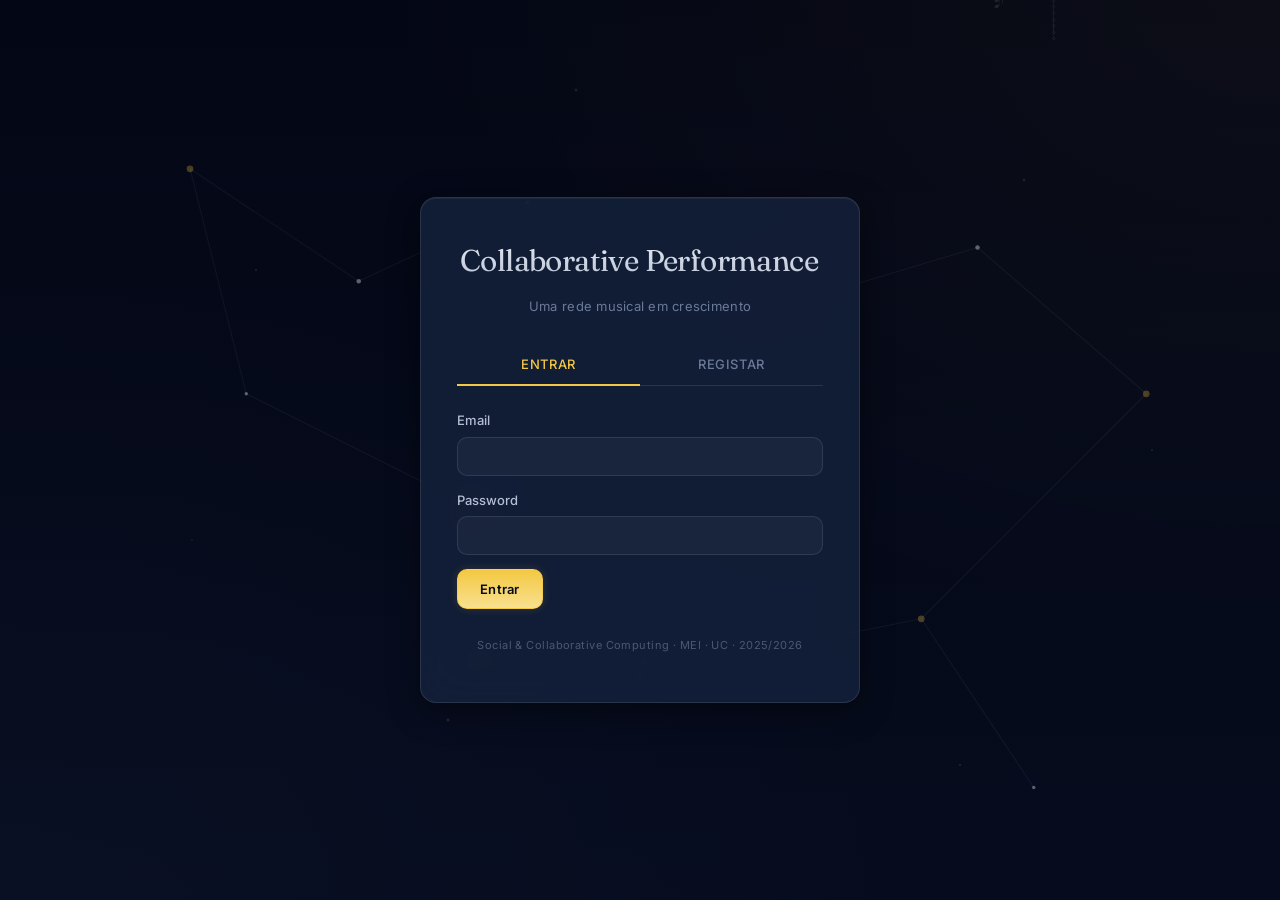
<file: public/index.html>
<!DOCTYPE html>
<html lang="pt">
<head>
  <meta charset="UTF-8">
  <meta name="viewport" content="width=device-width, initial-scale=1.0">
  <title>Collaborative Performance — Entrar</title>
  <link rel="icon" type="image/svg+xml" href="data:image/svg+xml,%3Csvg xmlns='http://www.w3.org/2000/svg' viewBox='0 0 32 32'%3E%3Crect width='32' height='32' rx='6' fill='%230B1426'/%3E%3Ccircle cx='16' cy='16' r='5' fill='%23F4C842'/%3E%3Ccircle cx='6' cy='8' r='1.5' fill='%23F4C842'/%3E%3Ccircle cx='26' cy='10' r='1.5' fill='%23E8EBF2'/%3E%3Ccircle cx='8' cy='25' r='1.5' fill='%23E8EBF2'/%3E%3Ccircle cx='25' cy='24' r='1.5' fill='%23F4C842'/%3E%3Cline x1='16' y1='16' x2='6' y2='8' stroke='%23B4BFD4' stroke-width='0.5' opacity='0.4'/%3E%3Cline x1='16' y1='16' x2='26' y2='10' stroke='%23B4BFD4' stroke-width='0.5' opacity='0.4'/%3E%3Cline x1='16' y1='16' x2='8' y2='25' stroke='%23B4BFD4' stroke-width='0.5' opacity='0.4'/%3E%3Cline x1='16' y1='16' x2='25' y2='24' stroke='%23B4BFD4' stroke-width='0.5' opacity='0.4'/%3E%3C/svg%3E">
  <link rel="preconnect" href="https://fonts.googleapis.com">
  <link rel="preconnect" href="https://fonts.gstatic.com" crossorigin>
  <link href="https://fonts.googleapis.com/css2?family=Fraunces:opsz,wght@9..144,400;9..144,500;9..144,600&family=Inter:wght@300;400;500;600;700&display=swap" rel="stylesheet">
  <link rel="stylesheet" href="css/style.css">
</head>
<body class="auth-page">
  <main class="auth-card">
    <header class="auth-header">
      <h1>Collaborative Performance</h1>
      <p class="muted">Uma rede musical em crescimento</p>
    </header>

    <nav class="tabs" role="tablist">
      <button class="tab active" data-tab="login" role="tab">Entrar</button>
      <button class="tab" data-tab="register" role="tab">Registar</button>
    </nav>

    <section id="login-pane" class="pane">
      <form id="login-form">
        <label>
          Email
          <input type="email" name="email" required autocomplete="email">
        </label>
        <label>
          Password
          <input type="password" name="password" required autocomplete="current-password">
        </label>
        <button type="submit" class="btn-primary">Entrar</button>
        <p class="error" id="login-error" hidden></p>
      </form>
    </section>

    <section id="register-pane" class="pane" hidden>
      <form id="register-form">
        <label>
          Nome de utilizador
          <input type="text" name="username" required minlength="3" autocomplete="username">
        </label>
        <label>
          Email
          <input type="email" name="email" required autocomplete="email">
        </label>
        <label>
          Password
          <input type="password" name="password" required minlength="6" autocomplete="new-password">
        </label>
        <button type="submit" class="btn-primary">Criar conta</button>
        <p class="error" id="register-error" hidden></p>
        <p class="success" id="register-success" hidden></p>
      </form>
    </section>

    <footer class="auth-footer">
      <p class="muted small">Social &amp; Collaborative Computing · MEI · UC · 2025/2026</p>
    </footer>
  </main>

  <script type="module" src="js/notes-rain.js"></script>
  <script type="module">
    import { login, register, getCurrentUser } from './js/auth.js';

    (async () => {
      const user = await getCurrentUser();
      if (user) window.location.href = 'app.html';
    })();

    document.querySelectorAll('.tab').forEach(tab => {
      tab.addEventListener('click', () => {
        document.querySelectorAll('.tab').forEach(t => t.classList.remove('active'));
        tab.classList.add('active');
        const target = tab.dataset.tab;
        document.getElementById('login-pane').hidden = target !== 'login';
        document.getElementById('register-pane').hidden = target !== 'register';
      });
    });

    document.getElementById('login-form').addEventListener('submit', async (e) => {
      e.preventDefault();
      const errEl = document.getElementById('login-error');
      errEl.hidden = true;
      const fd = new FormData(e.target);
      try {
        await login(fd.get('email'), fd.get('password'));
        window.location.href = 'app.html';
      } catch (err) {
        errEl.textContent = err.message || 'Erro ao entrar';
        errEl.hidden = false;
      }
    });

    document.getElementById('register-form').addEventListener('submit', async (e) => {
      e.preventDefault();
      const errEl = document.getElementById('register-error');
      const okEl = document.getElementById('register-success');
      errEl.hidden = true;
      okEl.hidden = true;
      const fd = new FormData(e.target);
      try {
        await register(fd.get('email'), fd.get('password'), fd.get('username'));
        okEl.textContent = 'Conta criada. Pode entrar agora.';
        okEl.hidden = false;
        e.target.reset();
      } catch (err) {
        errEl.textContent = err.message || 'Erro ao registar';
        errEl.hidden = false;
      }
    });
  </script>
</body>
</html>
</file>
<file: public/css/style.css>
/* Collaborative Performance — Tema Constellation
   Dark mode com referência a mapa estelar.
   Mantém paleta dourada da capa do Goal 1.
*/

@import url('https://fonts.googleapis.com/css2?family=Fraunces:opsz,wght@9..144,400;9..144,500;9..144,600;9..144,700&family=Inter:wght@300;400;500;600;700&display=swap');

:root {
  /* Sky */
  --bg: #0B1426;
  --bg-deep: #060B17;
  --surface: rgba(255, 255, 255, 0.035);
  --surface-2: rgba(255, 255, 255, 0.07);
  --surface-elevated: #14213B;
  --border: rgba(255, 255, 255, 0.10);
  --border-strong: rgba(255, 255, 255, 0.18);

  /* Text */
  --text: #E8EBF2;
  --text-dim: #B4BFD4;
  --muted: #6B7A99;
  --muted-2: #4A5872;

  /* Stars */
  --accent: #F4C842;
  --accent-soft: #F8E08E;
  --accent-glow: rgba(244, 200, 66, 0.35);
  --accent-trail: rgba(244, 200, 66, 0.12);

  /* Connections */
  --line: rgba(180, 191, 212, 0.18);
  --line-strong: rgba(180, 191, 212, 0.30);

  /* Status */
  --success: #6FE0B0;
  --success-bg: rgba(111, 224, 176, 0.12);
  --warn: #F4C842;
  --warn-bg: rgba(244, 200, 66, 0.12);
  --danger: #F87171;
  --danger-bg: rgba(248, 113, 113, 0.10);

  /* Effects */
  --glow-sm: 0 0 10px rgba(244, 200, 66, 0.15);
  --glow-md: 0 0 24px rgba(244, 200, 66, 0.20);
  --shadow-deep: 0 8px 32px rgba(0, 0, 0, 0.40);
  --radius: 10px;
  --radius-lg: 16px;

  /* Type */
  --font-display: 'Fraunces', Georgia, serif;
  --font-body: 'Inter', -apple-system, system-ui, sans-serif;
}

* { box-sizing: border-box; }

html, body { margin: 0; padding: 0; }

body {
  font-family: var(--font-body);
  color: var(--text);
  background: var(--bg);
  font-size: 14px;
  line-height: 1.55;
  font-weight: 400;
  min-height: 100vh;
  -webkit-font-smoothing: antialiased;
  -moz-osx-font-smoothing: grayscale;

  /* Constellation backdrop: gradient + pontos como estrelas */
  background:
    radial-gradient(ellipse at top right, rgba(244, 200, 66, 0.06) 0%, transparent 50%),
    radial-gradient(ellipse at bottom left, rgba(112, 152, 220, 0.05) 0%, transparent 50%),
    linear-gradient(180deg, var(--bg-deep) 0%, var(--bg) 100%);
  background-attachment: fixed;
}

/* Pontos estelares discretos atrás do canvas das notas */
body::before {
  content: '';
  position: fixed; inset: 0;
  background-image:
    radial-gradient(1px 1px at 20% 30%, rgba(255,255,255,0.5), transparent),
    radial-gradient(1px 1px at 60% 70%, rgba(255,255,255,0.4), transparent),
    radial-gradient(1px 1px at 80% 20%, rgba(255,255,255,0.6), transparent),
    radial-gradient(2px 2px at 35% 80%, rgba(244,200,66,0.4), transparent),
    radial-gradient(1px 1px at 15% 60%, rgba(255,255,255,0.3), transparent),
    radial-gradient(1px 1px at 75% 85%, rgba(255,255,255,0.5), transparent),
    radial-gradient(1px 1px at 90% 50%, rgba(255,255,255,0.4), transparent),
    radial-gradient(2px 2px at 45% 10%, rgba(244,200,66,0.3), transparent);
  background-size: 100% 100%;
  pointer-events: none;
  z-index: 0;
  animation: stars-twinkle 8s ease-in-out infinite;
}
@keyframes stars-twinkle {
  0%, 100% { opacity: 0.7; }
  50% { opacity: 1; }
}

#notes-rain { z-index: 0; }

main, header { position: relative; z-index: 2; perspective: 1200px; }

/* Tipografia */
h1, h2, h3, h4 {
  font-family: var(--font-display);
  font-weight: 500;
  letter-spacing: -0.01em;
  color: var(--text);
  margin: 0 0 0.5em;
}
h1 { font-size: 32px; font-weight: 400; letter-spacing: -0.02em; }
h2 { font-size: 24px; font-weight: 500; }
h3 {
  font-family: var(--font-body);
  font-size: 11px;
  font-weight: 600;
  text-transform: uppercase;
  letter-spacing: 0.16em;
  color: var(--muted);
}
h4 { font-size: 17px; font-weight: 500; }

p { margin: 0 0 0.75em; }

.muted { color: var(--muted); }
.dim { color: var(--text-dim); }
.small { font-size: 12px; }
.error { color: var(--danger); margin-top: 8px; font-size: 13px; }
.success { color: var(--success); margin-top: 8px; font-size: 13px; }

/* Botões */
button { font-family: inherit; font-size: inherit; cursor: pointer; }

.btn-primary {
  background: linear-gradient(180deg, var(--accent) 0%, var(--accent-soft) 100%);
  color: var(--bg-deep);
  border: 1px solid rgba(244, 200, 66, 0.6);
  padding: 11px 22px;
  border-radius: var(--radius);
  font-weight: 600;
  font-size: 13px;
  letter-spacing: 0.02em;
  transition: all .2s ease;
  box-shadow: var(--glow-sm);
}
.btn-primary:hover {
  transform: translateY(-1px);
  box-shadow: var(--glow-md);
}
.btn-primary:disabled { opacity: .4; cursor: not-allowed; transform: none; }
.btn-primary.full { width: 100%; }

.btn-link {
  background: none;
  border: none;
  color: var(--text-dim);
  padding: 4px 8px;
  font-size: 13px;
  transition: color .15s;
}
.btn-link:hover { color: var(--accent); }

.btn-ghost {
  background: var(--surface);
  border: 1px solid var(--border);
  color: var(--text);
  padding: 8px 14px;
  border-radius: var(--radius);
  font-size: 13px;
  transition: all .2s;
}
.btn-ghost:hover { background: var(--surface-2); border-color: var(--border-strong); }

.btn-icon {
  display: inline-flex;
  align-items: center;
  justify-content: center;
  width: 36px;
  height: 36px;
  border-radius: var(--radius);
  background: var(--surface);
  border: 1px solid var(--border);
  color: var(--text-dim);
  padding: 0;
  transition: all .15s ease;
}
.btn-icon:hover {
  background: var(--surface-2);
  border-color: var(--accent);
  color: var(--accent);
  box-shadow: var(--glow-sm);
}
.btn-icon svg { display: block; }

.btn-icon-sm {
  display: inline-flex;
  align-items: center;
  justify-content: center;
  width: 28px; height: 28px;
  border-radius: 6px;
  background: transparent;
  border: 1px solid transparent;
  color: var(--muted);
  padding: 0;
  cursor: pointer;
  transition: all .15s ease;
}
.btn-icon-sm:hover {
  background: var(--surface-2);
  border-color: var(--border);
  color: var(--accent);
}

/* Inputs */
input, textarea, select {
  font-family: inherit;
  font-size: 14px;
  padding: 10px 13px;
  border: 1px solid var(--border);
  border-radius: var(--radius);
  background: var(--surface);
  color: var(--text);
  width: 100%;
  transition: border-color .15s, box-shadow .15s, background .15s;
}
input::placeholder, textarea::placeholder { color: var(--muted-2); }
input:focus, textarea:focus, select:focus {
  outline: none;
  border-color: var(--accent);
  background: var(--surface-2);
  box-shadow: 0 0 0 3px rgba(244, 200, 66, 0.12);
}
select {
  appearance: none;
  background-image: url("data:image/svg+xml;utf8,<svg xmlns='http://www.w3.org/2000/svg' width='12' height='8' viewBox='0 0 12 8'><path fill='%23B4BFD4' d='M6 8L0 0h12z'/></svg>");
  background-repeat: no-repeat;
  background-position: right 12px center;
  padding-right: 36px;
}
label {
  display: block;
  margin-bottom: 14px;
  font-weight: 500;
  font-size: 13px;
  color: var(--text-dim);
}
label > input, label > textarea, label > select { margin-top: 6px; }

/* ======================================================
   AUTH PAGE
   ====================================================== */

.auth-page {
  min-height: 100vh;
  display: grid;
  place-items: center;
  padding: 24px;
  position: relative;
  overflow: hidden;
}

/* Constelação decorativa de fundo (linhas curvas + nós) */
.auth-page::after {
  content: '';
  position: absolute; inset: 0;
  background-image: url("data:image/svg+xml;utf8,<svg xmlns='http://www.w3.org/2000/svg' viewBox='0 0 1200 800'><g fill='none' stroke='rgba(180,191,212,0.10)' stroke-width='1'><line x1='200' y1='150' x2='350' y2='250'/><line x1='350' y1='250' x2='500' y2='180'/><line x1='500' y1='180' x2='700' y2='280'/><line x1='700' y1='280' x2='900' y2='220'/><line x1='900' y1='220' x2='1050' y2='350'/><line x1='200' y1='150' x2='250' y2='350'/><line x1='250' y1='350' x2='450' y2='450'/><line x1='450' y1='450' x2='700' y2='280'/><line x1='450' y1='450' x2='600' y2='600'/><line x1='600' y1='600' x2='850' y2='550'/><line x1='850' y1='550' x2='1050' y2='350'/><line x1='850' y1='550' x2='950' y2='700'/></g><g fill='rgba(244,200,66,0.4)'><circle cx='200' cy='150' r='3'/><circle cx='700' cy='280' r='4'/><circle cx='450' cy='450' r='3.5'/><circle cx='1050' cy='350' r='3'/><circle cx='850' cy='550' r='3'/></g><g fill='rgba(255,255,255,0.5)'><circle cx='350' cy='250' r='2'/><circle cx='500' cy='180' r='1.5'/><circle cx='900' cy='220' r='2'/><circle cx='250' cy='350' r='1.5'/><circle cx='600' cy='600' r='2'/><circle cx='950' cy='700' r='1.5'/></g></svg>");
  background-size: cover;
  background-position: center;
  pointer-events: none;
  opacity: 0.7;
}

.auth-card {
  position: relative;
  z-index: 2;
  background: rgba(20, 33, 59, 0.85);
  backdrop-filter: blur(20px);
  -webkit-backdrop-filter: blur(20px);
  border: 1px solid var(--border);
  border-radius: var(--radius-lg);
  box-shadow: var(--shadow-deep), inset 0 1px 0 rgba(255, 255, 255, 0.05);
  padding: 40px 36px;
  width: 100%;
  max-width: 440px;
}
.auth-header { text-align: center; margin-bottom: 28px; }
.auth-header h1 {
  margin: 0 auto 6px;
  font-size: 30px;
  background: linear-gradient(180deg, var(--text) 0%, var(--text-dim) 100%);
  -webkit-background-clip: text;
  -webkit-text-fill-color: transparent;
  background-clip: text;
  display: inline-block;
  position: relative;
  overflow: hidden;
  white-space: nowrap;
  border-right: 2px solid var(--accent);
  width: 0;
  animation: typing 1.6s steps(24, end) 0.3s forwards, blink-caret .85s step-end 6 0.3s, hide-caret 0s linear 5.5s forwards;
}
@keyframes typing {
  to { width: 24ch; max-width: 100%; }
}
@keyframes blink-caret {
  0%, 100% { border-color: var(--accent); }
  50% { border-color: transparent; }
}
@keyframes hide-caret {
  to { border-color: transparent; }
}

.auth-header p {
  color: var(--muted);
  font-size: 13px;
  letter-spacing: 0.02em;
  opacity: 0;
  animation: fade-in 0.6s ease 1.8s forwards;
}
@keyframes fade-in {
  to { opacity: 1; }
}

.tabs {
  display: flex;
  border-bottom: 1px solid var(--border);
  margin-bottom: 24px;
}
.tab {
  flex: 1;
  background: none;
  border: none;
  padding: 12px;
  font-family: inherit;
  font-weight: 500;
  font-size: 13px;
  letter-spacing: 0.04em;
  text-transform: uppercase;
  color: var(--muted);
  border-bottom: 2px solid transparent;
  margin-bottom: -1px;
  transition: color .15s, border-color .15s;
}
.tab.active {
  color: var(--accent);
  border-bottom-color: var(--accent);
}
.tab:hover:not(.active) { color: var(--text-dim); }

.auth-footer { text-align: center; margin-top: 28px; }
.auth-footer p { color: var(--muted-2); font-size: 11px; letter-spacing: 0.04em; }

/* ======================================================
   APP LAYOUT
   ====================================================== */

.app-header {
  background: rgba(11, 20, 38, 0.85);
  backdrop-filter: blur(20px);
  -webkit-backdrop-filter: blur(20px);
  border-bottom: 1px solid var(--border);
  padding: 14px 28px;
  display: flex;
  justify-content: space-between;
  align-items: center;
  position: sticky;
  top: 0;
  z-index: 10;
}
.brand { display: flex; flex-direction: column; gap: 2px; }
.brand strong {
  font-family: var(--font-display);
  font-size: 17px;
  font-weight: 500;
  letter-spacing: -0.01em;
  color: var(--text);
}
.brand strong::before {
  content: '✦ ';
  color: var(--accent);
  font-size: 14px;
}
.brand .small { color: var(--muted); font-size: 11px; letter-spacing: 0.05em; }

.user-area { display: flex; align-items: center; gap: 14px; }
.user-area > .small { color: var(--text-dim); font-size: 13px; }

.app-main {
  display: grid;
  grid-template-columns: 280px 1fr;
  gap: 28px;
  padding: 28px;
  max-width: 1320px;
  margin: 0 auto;
}

.sidebar {
  display: flex;
  flex-direction: column;
  gap: 20px;
}

.filters, .album-status {
  background: var(--surface);
  border: 1px solid var(--border);
  border-radius: var(--radius-lg);
  padding: 20px;
  backdrop-filter: blur(10px);
}
.filters h3, .album-status h3 { margin-bottom: 14px; }

.filter-tabs {
  display: flex;
  gap: 2px;
  margin-bottom: 18px;
  background: var(--surface-2);
  border: 1px solid var(--border);
  border-radius: var(--radius);
  padding: 3px;
}
.filter-tab {
  flex: 1;
  background: transparent;
  border: none;
  padding: 7px 10px;
  font-family: inherit;
  font-size: 11px;
  font-weight: 600;
  letter-spacing: 0.06em;
  text-transform: uppercase;
  color: var(--muted);
  border-radius: 6px;
  cursor: pointer;
  transition: all .15s ease;
}
.filter-tab:hover:not(.active) { color: var(--text-dim); }
.filter-tab.active {
  background: var(--surface-elevated);
  color: var(--accent);
  box-shadow: inset 0 0 0 1px rgba(244, 200, 66, 0.25);
}

.filter-block[hidden] { display: none; }
.filter-row-block {
  display: flex;
  flex-direction: column;
  gap: 6px;
  margin-bottom: 14px;
}
.filter-row-block label {
  margin: 0;
  font-size: 11px;
  font-weight: 600;
  text-transform: uppercase;
  letter-spacing: 0.06em;
  color: var(--muted);
}

.filter-row {
  display: flex;
  align-items: center;
  gap: 10px;
  font-weight: 400;
  font-size: 13px;
  color: var(--text-dim);
  margin-bottom: 10px;
  cursor: pointer;
  transition: color .15s;
}
.filter-row:hover { color: var(--text); }
.filter-row input { width: auto; margin: 0; accent-color: var(--accent); }

.album-progress {
  font-family: var(--font-display);
  font-size: 28px;
  font-weight: 400;
  margin-bottom: 12px;
  letter-spacing: -0.02em;
}
.album-progress span:first-child { color: var(--accent); }
.progress-bar {
  height: 6px;
  background: var(--surface-2);
  border-radius: 3px;
  overflow: hidden;
}
.progress-fill {
  height: 100%;
  background: linear-gradient(90deg, var(--accent) 0%, var(--accent-soft) 100%);
  transition: width .4s ease;
  box-shadow: var(--glow-sm);
}

/* Album card clicável na sidebar */
.album-status[role="button"] {
  cursor: pointer;
  transition: all .2s ease;
}
.album-status[role="button"]:hover {
  border-color: var(--accent-glow);
  background: var(--surface-2);
  box-shadow: var(--glow-sm);
}
.album-card-hint {
  margin-top: 10px;
  text-align: right;
  font-size: 11px;
  letter-spacing: 0.04em;
}

/* ======================================================
   ALBUM MODAL
   ====================================================== */

.album-layout {
  display: grid;
  grid-template-columns: 240px 1fr;
  gap: 24px;
  margin-bottom: 28px;
}

.album-cover-area { position: relative; }

.album-cover-wrap {
  position: relative;
  aspect-ratio: 1;
  border-radius: var(--radius);
  overflow: hidden;
  border: 1px solid var(--border-strong);
  box-shadow: var(--shadow-deep), 0 0 24px rgba(244, 200, 66, 0.12);
}
.album-cover {
  width: 100%; height: 100%;
  object-fit: cover;
  display: block;
}
.album-cover-change {
  position: absolute;
  bottom: 10px; left: 10px; right: 10px;
  background: rgba(11, 20, 38, 0.85);
  backdrop-filter: blur(10px);
  color: var(--text);
  border: 1px solid var(--border-strong);
  padding: 8px;
  border-radius: 6px;
  font-family: inherit;
  font-size: 11px;
  font-weight: 500;
  letter-spacing: 0.04em;
  text-transform: uppercase;
  cursor: pointer;
  opacity: 0;
  transition: opacity .2s;
}
.album-cover-wrap:hover .album-cover-change { opacity: 1; }

.album-cover-empty {
  position: relative;
  aspect-ratio: 1;
  display: flex;
  flex-direction: column;
  align-items: center;
  justify-content: center;
  gap: 8px;
  background: var(--surface);
  border: 1.5px dashed var(--border-strong);
  border-radius: var(--radius);
  cursor: pointer;
  text-align: center;
  padding: 20px;
  transition: all .2s ease;
}
.album-cover-empty:hover {
  border-color: var(--accent);
  background: var(--surface-2);
}
.album-cover-empty.dragover {
  border-color: var(--accent);
  background: var(--accent-trail);
  box-shadow: var(--glow-md);
}
.album-cover-empty svg {
  color: var(--accent);
  filter: drop-shadow(0 0 8px var(--accent-glow));
}
.album-cover-empty input[type="file"] {
  position: absolute; inset: 0;
  width: 100%; height: 100%;
  opacity: 0; cursor: pointer;
}

.album-info {
  display: flex;
  flex-direction: column;
  gap: 14px;
}
.album-meta-row {
  font-size: 11px;
  letter-spacing: 0.06em;
  text-transform: uppercase;
}
.album-title {
  font-family: var(--font-display);
  font-size: 38px;
  font-weight: 400;
  letter-spacing: -0.02em;
  margin: 0;
  color: var(--text);
  line-height: 1.05;
}
.album-title.editable {
  cursor: pointer;
  border-radius: 6px;
  padding: 4px 8px;
  margin-left: -8px;
  transition: background .15s;
}
.album-title.editable:hover { background: var(--surface); }
.album-title-input {
  font-size: 38px !important;
  padding: 4px 8px !important;
}

.album-stats {
  display: flex;
  gap: 28px;
  margin-top: 6px;
}
.album-stats > div {
  display: flex;
  flex-direction: column;
  gap: 2px;
}
.album-stats strong {
  font-family: var(--font-display);
  font-size: 24px;
  font-weight: 400;
  color: var(--accent);
  letter-spacing: -0.02em;
}
.album-stats span {
  font-size: 11px;
  text-transform: uppercase;
  letter-spacing: 0.06em;
  color: var(--muted);
}

/* Compositores */
.composers-section, .album-songs-section {
  margin-top: 28px;
  padding-top: 20px;
  border-top: 1px solid var(--border);
}
.composers-section h4, .album-songs-section h4 {
  font-family: var(--font-body);
  font-size: 11px;
  font-weight: 600;
  text-transform: uppercase;
  letter-spacing: 0.16em;
  color: var(--muted);
  margin-bottom: 16px;
}

.composers-list {
  list-style: none;
  padding: 0; margin: 0;
  display: grid;
  grid-template-columns: repeat(auto-fill, minmax(220px, 1fr));
  gap: 12px;
}
.composer-card {
  display: flex;
  align-items: center;
  gap: 12px;
  background: var(--surface);
  border: 1px solid var(--border);
  border-radius: var(--radius);
  padding: 12px;
  transition: all .2s ease;
}
.composer-card:hover {
  border-color: var(--accent-glow);
  background: var(--surface-2);
}
.composer-avatar {
  width: 40px; height: 40px;
  border-radius: 50%;
  background: linear-gradient(135deg, var(--accent) 0%, var(--accent-soft) 100%);
  color: var(--bg-deep);
  display: inline-flex;
  align-items: center;
  justify-content: center;
  font-family: var(--font-display);
  font-size: 18px;
  font-weight: 500;
  flex-shrink: 0;
  box-shadow: var(--glow-sm);
}
.composer-info {
  display: flex;
  flex-direction: column;
  gap: 2px;
  min-width: 0;
}
.composer-info strong {
  font-size: 14px;
  font-weight: 500;
  color: var(--text);
  white-space: nowrap;
  overflow: hidden;
  text-overflow: ellipsis;
}

/* Lista de canções do álbum */
.album-songs {
  list-style: none;
  padding: 0; margin: 0;
  display: flex;
  flex-direction: column;
  gap: 4px;
}
.album-song-row {
  display: grid;
  grid-template-columns: 40px 1fr auto;
  gap: 14px;
  align-items: center;
  padding: 10px 12px;
  background: var(--surface);
  border: 1px solid transparent;
  border-radius: var(--radius);
  cursor: pointer;
  transition: all .15s ease;
}
.album-song-row:hover {
  background: var(--surface-2);
  border-color: var(--border);
  transform: translateX(2px);
}
.track-number {
  font-family: var(--font-display);
  font-size: 16px;
  color: var(--accent);
  letter-spacing: -0.01em;
}
.track-title {
  font-size: 14px;
  font-weight: 500;
  color: var(--text);
}

@media (max-width: 768px) {
  .album-layout { grid-template-columns: 1fr; }
  .album-stats { flex-wrap: wrap; gap: 16px; }
}

.content { min-width: 0; }
.content > h2 {
  font-size: 28px;
  font-weight: 400;
  margin-bottom: 6px;
  letter-spacing: -0.02em;
}

.content-header {
  display: flex;
  justify-content: space-between;
  align-items: center;
  margin-bottom: 10px;
  gap: 16px;
}
.content-header h2 { margin-bottom: 0; }

.view-toggle {
  display: inline-flex;
  background: var(--surface);
  border: 1px solid var(--border);
  border-radius: var(--radius);
  padding: 3px;
  gap: 2px;
}
.view-btn {
  display: inline-flex;
  align-items: center;
  gap: 6px;
  padding: 7px 14px;
  border: none;
  background: transparent;
  color: var(--muted);
  font-family: inherit;
  font-size: 12px;
  font-weight: 500;
  letter-spacing: 0.04em;
  border-radius: 7px;
  cursor: pointer;
  transition: all .15s ease;
}
.view-btn:hover { color: var(--text-dim); }
.view-btn.active {
  background: var(--surface-2);
  color: var(--accent);
  box-shadow: inset 0 0 0 1px rgba(244, 200, 66, 0.25);
}
.view-btn svg { display: block; }

#network-view {
  margin-top: 20px;
  background: var(--surface);
  border: 1px solid var(--border);
  border-radius: var(--radius-lg);
  padding: 16px;
  position: relative;
  backdrop-filter: blur(10px);
}
#network-view[hidden], #albums-view[hidden] { display: none; }
#network-canvas {
  width: 100%;
  height: 600px;
  border-radius: var(--radius);
  background:
    radial-gradient(ellipse at center, rgba(244, 200, 66, 0.04) 0%, transparent 70%),
    var(--bg-deep);
  border: 1px solid var(--border);
  position: relative;
  overflow: hidden;
}
/* Banner de álbum pronto a fechar */
.album-ready-banner {
  display: flex;
  justify-content: space-between;
  align-items: center;
  gap: 16px;
  background: linear-gradient(90deg, var(--accent-trail) 0%, transparent 100%);
  border: 1px solid var(--accent-glow);
  border-left: 3px solid var(--accent);
  border-radius: var(--radius);
  padding: 14px 18px;
  margin-bottom: 16px;
  animation: glow-pulse 2.5s ease-in-out infinite;
}
.album-ready-banner[hidden] { display: none; }
.album-ready-banner > div { display: flex; flex-direction: column; gap: 2px; }
.album-ready-banner strong {
  font-family: var(--font-display);
  font-size: 16px;
  color: var(--text);
}
@keyframes glow-pulse {
  0%, 100% { box-shadow: 0 0 0 0 rgba(244, 200, 66, 0); }
  50% { box-shadow: 0 0 16px rgba(244, 200, 66, 0.25); }
}

/* Albums view */
.albums-grid {
  display: grid;
  grid-template-columns: repeat(auto-fill, minmax(340px, 1fr));
  gap: 18px;
  margin-top: 20px;
}
.album-card {
  background: var(--surface);
  border: 1px solid var(--border);
  border-radius: var(--radius-lg);
  overflow: hidden;
  display: flex;
  flex-direction: column;
  transition: all .25s ease;
  backdrop-filter: blur(10px);
}
.album-card:hover {
  border-color: var(--accent-glow);
  transform: translateY(-2px);
  box-shadow: var(--glow-sm), 0 12px 32px rgba(0,0,0,0.3);
}
.album-card.closed { opacity: 0.92; }

.album-card-cover {
  position: relative;
  width: 100%;
  aspect-ratio: 16/9;
  background: var(--bg-deep);
  display: grid;
  place-items: center;
  overflow: hidden;
}
.album-card-cover img {
  width: 100%; height: 100%;
  object-fit: cover;
}
.album-card-placeholder {
  color: var(--accent);
  opacity: 0.5;
  filter: drop-shadow(0 0 12px var(--accent-glow));
}
.album-card-status {
  position: absolute;
  top: 10px; right: 10px;
  font-size: 10px;
  font-weight: 600;
  text-transform: uppercase;
  letter-spacing: 0.08em;
  padding: 4px 10px;
  border-radius: 12px;
  background: rgba(11, 20, 38, 0.85);
  backdrop-filter: blur(10px);
}
.album-card.active .album-card-status {
  color: var(--accent);
  border: 1px solid rgba(244, 200, 66, 0.4);
}
.album-card.closed .album-card-status {
  color: var(--text-dim);
  border: 1px solid var(--border);
}

.album-card-body {
  padding: 18px;
  display: flex;
  flex-direction: column;
  gap: 6px;
}
.album-card-name {
  font-family: var(--font-display);
  font-size: 22px;
  font-weight: 400;
  letter-spacing: -0.01em;
  margin: 0;
}
.album-card-band {
  margin: 0;
  font-size: 13px;
  color: var(--text-dim);
}
.album-card-band strong {
  color: var(--accent);
  font-family: var(--font-display);
}
.album-card-stats {
  display: flex;
  gap: 8px;
  align-items: center;
  font-size: 13px;
  color: var(--text-dim);
  margin: 4px 0;
}
.album-card-stats strong {
  color: var(--text);
  font-family: var(--font-display);
  font-size: 16px;
}

.album-card-toggle {
  text-align: left;
  padding: 8px 0;
  margin-top: 6px;
  text-decoration: none;
  font-size: 12px;
  text-transform: uppercase;
  letter-spacing: 0.08em;
  border-top: 1px solid var(--border);
}

.album-card-tracklist {
  margin-top: 6px;
  border-top: 1px solid var(--border);
  padding-top: 12px;
}
.album-tracklist {
  list-style: none;
  padding: 0; margin: 0;
  display: flex;
  flex-direction: column;
  gap: 2px;
  counter-reset: track;
}
.album-track {
  display: grid;
  grid-template-columns: 32px 1fr auto;
  gap: 10px;
  align-items: center;
  padding: 8px 6px;
  border-radius: 6px;
  cursor: pointer;
  transition: background .15s ease;
}
.album-track:hover { background: var(--surface-2); }
.album-track .track-number {
  font-family: var(--font-display);
  font-size: 14px;
  color: var(--accent);
}
.album-track .track-title {
  font-size: 13px;
  color: var(--text);
  white-space: nowrap;
  overflow: hidden;
  text-overflow: ellipsis;
}
.album-track .badge.small {
  font-size: 10px;
  padding: 2px 6px;
}

.network-legend {
  display: flex;
  gap: 20px;
  justify-content: center;
  padding: 14px 0 6px;
  font-size: 12px;
  color: var(--muted);
}
.legend-item {
  display: flex; align-items: center; gap: 7px;
}
.legend-dot {
  width: 10px; height: 10px;
  border-radius: 50%;
  display: inline-block;
}
.legend-dot.song {
  background: var(--accent);
  box-shadow: 0 0 8px var(--accent-glow);
}
.legend-dot.complete {
  background: #6FE0B0;
  box-shadow: 0 0 8px rgba(111, 224, 176, 0.4);
}
.legend-dot.participant {
  background: #E8EBF2;
  border: 1px solid #B4BFD4;
}

/* ======================================================
   SONG GRID — cards "constelação"
   ====================================================== */

.song-grid {
  display: grid;
  grid-template-columns: repeat(auto-fill, minmax(300px, 1fr));
  gap: 18px;
  margin-top: 20px;
}

.song-card {
  position: relative;
  background: var(--surface);
  border: 1px solid var(--border);
  border-radius: var(--radius-lg);
  padding: 20px;
  display: flex;
  flex-direction: column;
  gap: 14px;
  transition: transform .35s cubic-bezier(.2,.8,.2,1), box-shadow .35s ease, border-color .25s ease;
  backdrop-filter: blur(10px);
  cursor: pointer;
  overflow: hidden;
  transform-style: preserve-3d;
  animation: card-breath 6s ease-in-out infinite;
  animation-delay: var(--breath-delay, 0s);
}
.song-card::before {
  content: '';
  position: absolute;
  top: -2px; right: -2px;
  width: 60px; height: 60px;
  background: radial-gradient(circle at top right, var(--accent-trail) 0%, transparent 70%);
  pointer-events: none;
  opacity: 0;
  transition: opacity .3s;
}
.song-card::after {
  content: '';
  position: absolute;
  inset: 0;
  background: linear-gradient(135deg, transparent 40%, rgba(244, 200, 66, 0.08) 50%, transparent 60%);
  transform: translateX(-100%);
  pointer-events: none;
  transition: transform .8s ease;
}
.song-card:hover {
  border-color: var(--accent-glow);
  transform: translateY(-4px) rotateX(2deg) rotateY(-2deg) scale(1.015);
  box-shadow: 0 0 24px rgba(244, 200, 66, 0.18), 0 16px 40px rgba(0,0,0,0.45);
  animation-play-state: paused;
}
.song-card:hover::before { opacity: 1; }
.song-card:hover::after { transform: translateX(100%); }

@keyframes card-breath {
  0%, 100% { box-shadow: 0 0 0 0 rgba(244, 200, 66, 0); }
  50% { box-shadow: 0 0 18px rgba(244, 200, 66, 0.06); }
}

.song-card header {
  display: flex; justify-content: space-between; align-items: flex-start; gap: 10px;
}
.song-card h4 {
  font-size: 18px;
  font-weight: 500;
  letter-spacing: -0.01em;
  margin: 0;
  display: flex; align-items: center; gap: 8px;
}
.song-card h4::before {
  content: '';
  width: 6px; height: 6px;
  border-radius: 50%;
  background: var(--accent);
  box-shadow: 0 0 8px var(--accent-glow);
}

.badge {
  font-family: var(--font-body);
  font-size: 10px;
  font-weight: 600;
  padding: 4px 10px;
  border-radius: 12px;
  text-transform: uppercase;
  letter-spacing: 0.08em;
  white-space: nowrap;
  border: 1px solid;
}
.badge.in_progress {
  background: var(--warn-bg);
  color: var(--warn);
  border-color: rgba(244, 200, 66, 0.3);
}
.badge.complete {
  background: var(--success-bg);
  color: var(--success);
  border-color: rgba(111, 224, 176, 0.3);
}

.song-meta {
  display: grid;
  grid-template-columns: repeat(3, 1fr);
  gap: 10px;
  font-size: 11px;
  color: var(--muted);
  text-transform: uppercase;
  letter-spacing: 0.05em;
}
.song-meta strong {
  color: var(--text);
  display: block;
  font-family: var(--font-display);
  font-size: 22px;
  font-weight: 400;
  margin-bottom: 2px;
  letter-spacing: -0.01em;
}

.song-instruments { display: flex; flex-wrap: wrap; gap: 6px; }
.chip {
  font-size: 11px;
  font-weight: 500;
  background: var(--surface-2);
  border: 1px solid var(--border);
  color: var(--text-dim);
  padding: 3px 10px;
  border-radius: 12px;
}
.chip-warn {
  background: var(--warn-bg);
  border-color: rgba(244, 200, 66, 0.3);
  color: var(--accent);
}

.song-footer {
  display: flex;
  justify-content: space-between;
  align-items: center;
  padding-top: 12px;
  border-top: 1px solid var(--border);
}

/* ======================================================
   MODAL
   ====================================================== */

.modal {
  position: fixed; inset: 0;
  background: rgba(6, 11, 23, 0.78);
  backdrop-filter: blur(8px);
  -webkit-backdrop-filter: blur(8px);
  display: grid; place-items: center;
  z-index: 100;
  padding: 24px;
  animation: fadeIn .2s ease;
}
.modal[hidden] { display: none; }
@keyframes fadeIn { from { opacity: 0; } to { opacity: 1; } }

.modal-content {
  background: linear-gradient(180deg, var(--surface-elevated) 0%, #0F1A2E 100%);
  border: 1px solid var(--border-strong);
  border-radius: var(--radius-lg);
  padding: 28px;
  width: 100%;
  max-width: 480px;
  box-shadow: var(--shadow-deep), inset 0 1px 0 rgba(255, 255, 255, 0.05);
  max-height: 90vh;
  overflow-y: auto;
  animation: scaleIn .25s ease;
}
.modal-content.wide { max-width: 720px; }
@keyframes scaleIn { from { transform: scale(0.96); opacity: 0; } to { transform: scale(1); opacity: 1; } }

.modal-content h3 {
  font-family: var(--font-display);
  font-size: 22px;
  font-weight: 400;
  text-transform: none;
  letter-spacing: -0.01em;
  color: var(--text);
  margin-bottom: 18px;
}
.modal-header {
  display: flex; justify-content: space-between; align-items: center;
  margin-bottom: 20px;
  gap: 12px;
}
.modal-header h3 { margin-bottom: 0; }
.modal-title-area {
  display: flex; align-items: center; gap: 8px;
  flex: 1; min-width: 0;
}
.modal-title-area h3 {
  cursor: pointer;
  border-radius: 4px;
  padding: 2px 6px;
  margin-left: -6px;
  transition: background .15s;
}
.modal-title-area h3:hover { background: var(--surface); }
.title-edit-input {
  font-family: var(--font-display);
  font-size: 22px;
  font-weight: 400;
  letter-spacing: -0.01em;
  color: var(--text);
  background: var(--surface-2);
  border: 1px solid var(--accent);
  padding: 2px 6px;
  border-radius: 4px;
  width: 100%;
  box-shadow: 0 0 0 3px rgba(244, 200, 66, 0.12);
}
.modal-header-right {
  display: flex; align-items: center; gap: 12px;
}

/* Presence indicator */
.presence-list {
  display: flex; align-items: center; gap: 8px;
}
.presence-label {
  font-size: 11px;
  font-weight: 500;
  color: var(--muted);
  text-transform: uppercase;
  letter-spacing: 0.06em;
}
.presence-avatars {
  display: flex; gap: -4px;
}
.presence-dot {
  position: relative;
  display: inline-flex;
  align-items: center;
  justify-content: center;
  width: 28px; height: 28px;
  border-radius: 50%;
  background: linear-gradient(135deg, var(--accent) 0%, var(--accent-soft) 100%);
  color: var(--bg-deep);
  font-size: 12px;
  font-weight: 600;
  border: 2px solid var(--surface-elevated);
  margin-left: -4px;
  z-index: 1;
}
.presence-dot:first-child { margin-left: 0; }
.presence-pulse {
  position: absolute;
  top: -2px; right: -2px;
  width: 8px; height: 8px;
  border-radius: 50%;
  background: var(--success);
  border: 2px solid var(--surface-elevated);
  animation: pulse 2s ease-in-out infinite;
}
@keyframes pulse {
  0%, 100% { box-shadow: 0 0 0 0 rgba(111, 224, 176, 0.7); }
  50% { box-shadow: 0 0 0 6px rgba(111, 224, 176, 0); }
}
.presence-more {
  font-size: 11px;
  color: var(--muted);
  margin-left: 4px;
}
.modal-actions {
  display: flex; gap: 12px; justify-content: flex-end;
  margin-top: 24px;
}

/* ======================================================
   SONG DETAIL
   ====================================================== */

.detail-status {
  display: flex; align-items: center; gap: 12px;
  margin-bottom: 18px;
}
.detail-section {
  margin-top: 24px;
  padding-top: 20px;
  border-top: 1px solid var(--border);
}
.detail-section h4 {
  font-family: var(--font-body);
  font-size: 11px;
  font-weight: 600;
  text-transform: uppercase;
  letter-spacing: 0.16em;
  color: var(--muted);
  margin-bottom: 14px;
}

.instruments-header {
  display: flex;
  justify-content: space-between;
  align-items: center;
  margin-bottom: 14px;
}
.instruments-header h4 { margin: 0; }

.btn-play-all {
  display: inline-flex;
  align-items: center;
  justify-content: center;
  width: 32px; height: 32px;
  border-radius: 50%;
  background: var(--surface-2);
  border: 1px solid var(--border);
  color: var(--accent);
  cursor: pointer;
  padding: 0;
  transition: all .15s ease;
  position: relative;
}
.btn-play-all:hover {
  background: var(--accent-trail);
  border-color: var(--accent);
  color: var(--accent-soft);
  box-shadow: var(--glow-sm);
  transform: scale(1.05);
}
.btn-play-all svg { display: block; margin-left: 1px; }
.btn-play-all.playing {
  background: var(--accent);
  color: var(--bg-deep);
  border-color: var(--accent-soft);
  box-shadow: 0 0 0 4px rgba(244, 200, 66, 0.15);
}
.btn-play-all.playing svg { margin-left: 0; }
.btn-play-all.playing::after {
  content: '';
  position: absolute;
  inset: -4px;
  border-radius: 50%;
  border: 2px solid var(--accent);
  opacity: 0.5;
  animation: pulse-ring 1.6s ease-out infinite;
}
@keyframes pulse-ring {
  0% { transform: scale(1); opacity: 0.6; }
  100% { transform: scale(1.4); opacity: 0; }
}

.contrib-list {
  list-style: none; padding: 0; margin: 0 0 18px;
  display: flex; flex-direction: column; gap: 12px;
}
.contrib-list li {
  background: var(--surface);
  border: 1px solid var(--border);
  border-radius: var(--radius);
  padding: 14px;
  display: flex; flex-direction: column; gap: 10px;
}
.contrib-list li > strong {
  font-size: 14px;
  font-weight: 500;
  color: var(--text);
}
.contrib-list audio { width: 100%; height: 36px; }
.contrib-list audio::-webkit-media-controls-panel {
  background-color: var(--surface-2);
}

.lyrics-block {
  background: var(--surface);
  border: 1px solid var(--border);
  border-radius: var(--radius);
  padding: 16px;
}
.lyrics-block pre {
  white-space: pre-wrap;
  font-family: var(--font-display);
  font-size: 16px;
  line-height: 1.7;
  color: var(--text);
  margin: 0 0 10px;
}

/* ======================================================
   UPLOAD — Dropzone (inspirado em Flowbite, adaptado dark)
   ====================================================== */

.upload-form {
  display: grid;
  gap: 16px;
}

.field-instrument {
  display: grid;
  gap: 6px;
}
.field-instrument > label {
  margin: 0;
  font-size: 11px;
  font-weight: 600;
  text-transform: uppercase;
  letter-spacing: 0.16em;
  color: var(--muted);
}

.dropzone {
  position: relative;
  display: flex;
  flex-direction: column;
  align-items: center;
  justify-content: center;
  gap: 8px;
  width: 100%;
  min-height: 180px;
  padding: 28px 20px;
  background: var(--surface);
  border: 1.5px dashed var(--border-strong);
  border-radius: var(--radius);
  cursor: pointer;
  transition: all .2s ease;
}
.dropzone:hover {
  background: var(--surface-2);
  border-color: var(--accent);
}
.dropzone.dragover {
  background: var(--accent-trail);
  border-color: var(--accent);
  box-shadow: var(--glow-md);
  transform: scale(1.005);
}
.dropzone input[type="file"] {
  position: absolute; inset: 0;
  width: 100%; height: 100%;
  opacity: 0; cursor: pointer;
}

.dropzone-icon {
  width: 36px; height: 36px;
  color: var(--accent);
  margin-bottom: 4px;
  pointer-events: none;
  filter: drop-shadow(0 0 8px var(--accent-glow));
}
.dropzone-title {
  font-size: 14px;
  color: var(--text-dim);
  margin: 0;
  pointer-events: none;
}
.dropzone-title strong {
  font-weight: 600;
  color: var(--text);
}
.dropzone-hint {
  font-size: 12px;
  color: var(--muted);
  margin: 0;
  pointer-events: none;
}

.preview-card {
  background: var(--surface-2);
  border: 1px solid var(--border-strong);
  border-radius: var(--radius);
  padding: 14px;
  display: flex; flex-direction: column; gap: 10px;
}
.preview-header {
  display: flex; justify-content: space-between; align-items: center; gap: 10px;
}
.preview-info { display: flex; align-items: center; gap: 10px; min-width: 0; flex: 1; }
.preview-info-icon {
  font-size: 22px;
  flex-shrink: 0;
}
.preview-info-text { min-width: 0; }
.preview-info-name {
  font-size: 13px;
  font-weight: 500;
  color: var(--text);
  white-space: nowrap;
  overflow: hidden;
  text-overflow: ellipsis;
}
.preview-info-meta {
  font-size: 11px;
  color: var(--muted);
  margin-top: 2px;
}
.preview-remove {
  background: none;
  border: none;
  color: var(--muted);
  font-size: 18px;
  padding: 4px 8px;
  border-radius: 6px;
  cursor: pointer;
  transition: all .15s;
}
.preview-remove:hover { color: var(--danger); background: var(--danger-bg); }

.preview-card audio { width: 100%; height: 36px; }

/* ======================================================
   USER DETAIL MODAL
   ====================================================== */

.user-header {
  display: flex;
  align-items: center;
  gap: 16px;
  margin-bottom: 20px;
}
.user-avatar-large {
  width: 64px; height: 64px;
  border-radius: 50%;
  background: linear-gradient(135deg, var(--accent) 0%, var(--accent-soft) 100%);
  color: var(--bg-deep);
  display: inline-flex;
  align-items: center;
  justify-content: center;
  font-family: var(--font-display);
  font-size: 28px;
  font-weight: 500;
  flex-shrink: 0;
  box-shadow: var(--glow-md);
}
.user-meta {
  display: flex;
  flex-direction: column;
  gap: 6px;
  min-width: 0;
}
.user-name {
  font-family: var(--font-display);
  font-size: 22px;
  font-weight: 400;
  color: var(--text);
  letter-spacing: -0.01em;
}
.user-tags { display: flex; gap: 8px; flex-wrap: wrap; }
.user-tag {
  font-size: 12px;
  color: var(--text-dim);
  background: var(--surface);
  border: 1px solid var(--border);
  padding: 3px 10px;
  border-radius: 12px;
}

.user-stats {
  display: flex;
  gap: 28px;
  padding: 16px 0;
  border-top: 1px solid var(--border);
  border-bottom: 1px solid var(--border);
}
.user-stats > div {
  display: flex;
  flex-direction: column;
  gap: 2px;
}
.user-stats strong {
  font-family: var(--font-display);
  font-size: 22px;
  font-weight: 400;
  color: var(--accent);
  letter-spacing: -0.02em;
}
.user-stats span {
  font-size: 11px;
  text-transform: uppercase;
  letter-spacing: 0.06em;
  color: var(--muted);
}

.user-songs {
  list-style: none;
  padding: 0; margin: 0;
  display: flex;
  flex-direction: column;
  gap: 4px;
}
.user-song-row {
  display: grid;
  grid-template-columns: 1fr auto auto;
  gap: 12px;
  align-items: center;
  padding: 10px 12px;
  background: var(--surface);
  border: 1px solid transparent;
  border-radius: var(--radius);
  cursor: pointer;
  transition: all .15s ease;
}
.user-song-row:hover {
  background: var(--surface-2);
  border-color: var(--border);
  transform: translateX(2px);
}
.user-song-tags {
  display: flex;
  gap: 4px;
  flex-wrap: wrap;
}
.user-song-tags .chip {
  font-size: 10px;
  padding: 2px 8px;
}

.user-since {
  margin-top: 16px;
  text-align: center;
  font-style: italic;
}

/* ======================================================
   CHAT
   ====================================================== */

.chat-container {
  background: var(--surface);
  border: 1px solid var(--border);
  border-radius: var(--radius);
  display: flex;
  flex-direction: column;
  overflow: hidden;
  max-height: 380px;
}

.chat-messages {
  flex: 1;
  overflow-y: auto;
  padding: 16px;
  display: flex;
  flex-direction: column;
  gap: 14px;
  min-height: 160px;
  max-height: 280px;
  scrollbar-width: thin;
  scrollbar-color: var(--border-strong) transparent;
}
.chat-messages::-webkit-scrollbar { width: 6px; }
.chat-messages::-webkit-scrollbar-thumb { background: var(--border-strong); border-radius: 3px; }

.chat-empty {
  text-align: center;
  margin: auto;
  font-style: italic;
}

.chat-message {
  display: flex;
  flex-direction: column;
  max-width: 75%;
  gap: 3px;
}
.chat-message.mine {
  align-self: flex-end;
  align-items: flex-end;
}
.chat-message.theirs {
  align-self: flex-start;
  align-items: flex-start;
}

.chat-author {
  font-size: 11px;
  font-weight: 600;
  color: var(--user-color, var(--accent));
  letter-spacing: 0.04em;
  margin-bottom: 1px;
  padding-left: 12px;
}

.chat-bubble {
  padding: 9px 14px;
  border-radius: 16px;
  font-size: 13.5px;
  line-height: 1.45;
  word-wrap: break-word;
  white-space: pre-wrap;
}
.chat-message.mine .chat-bubble {
  background: linear-gradient(180deg, var(--accent) 0%, var(--accent-soft) 100%);
  color: var(--bg-deep);
  border-bottom-right-radius: 4px;
  font-weight: 500;
  box-shadow: var(--glow-sm);
}
.chat-message.theirs .chat-bubble {
  background: var(--user-tint, var(--surface-2));
  color: var(--text);
  border: 1px solid var(--user-color, var(--border));
  border-bottom-left-radius: 4px;
}

.chat-time {
  font-size: 10px;
  color: var(--muted);
  letter-spacing: 0.04em;
  padding: 0 4px;
}

.chat-input {
  display: flex;
  gap: 8px;
  padding: 12px;
  border-top: 1px solid var(--border);
  background: var(--bg-deep);
}
.chat-input input {
  flex: 1;
  background: var(--surface);
  border: 1px solid var(--border);
}
.chat-input button {
  padding: 0;
  width: 40px;
  height: 40px;
  display: inline-flex;
  align-items: center;
  justify-content: center;
  flex-shrink: 0;
}
.chat-input button svg { display: block; }

/* Toast / feedback messages */
.feedback {
  position: fixed;
  bottom: 24px;
  right: 24px;
  background: var(--surface-elevated);
  border: 1px solid var(--border-strong);
  border-radius: var(--radius);
  padding: 14px 18px;
  font-size: 13px;
  box-shadow: var(--shadow-deep);
  z-index: 1000;
  display: flex; align-items: center; gap: 10px;
  min-width: 240px;
  max-width: 400px;
  animation: slideIn .3s ease;
}
.feedback.success { border-color: rgba(111, 224, 176, 0.4); }
.feedback.success::before { content: '✓'; color: var(--success); font-weight: bold; }
.feedback.error { border-color: rgba(248, 113, 113, 0.4); }
.feedback.error::before { content: '!'; color: var(--danger); font-weight: bold; }
@keyframes slideIn { from { transform: translateX(40px); opacity: 0; } to { transform: translateX(0); opacity: 1; } }

@media (max-width: 768px) {
  .app-main { grid-template-columns: 1fr; padding: 20px; }
  .upload-form .upload-row { grid-template-columns: 1fr; }
  .auth-card { padding: 30px 24px; }
}
</file>
